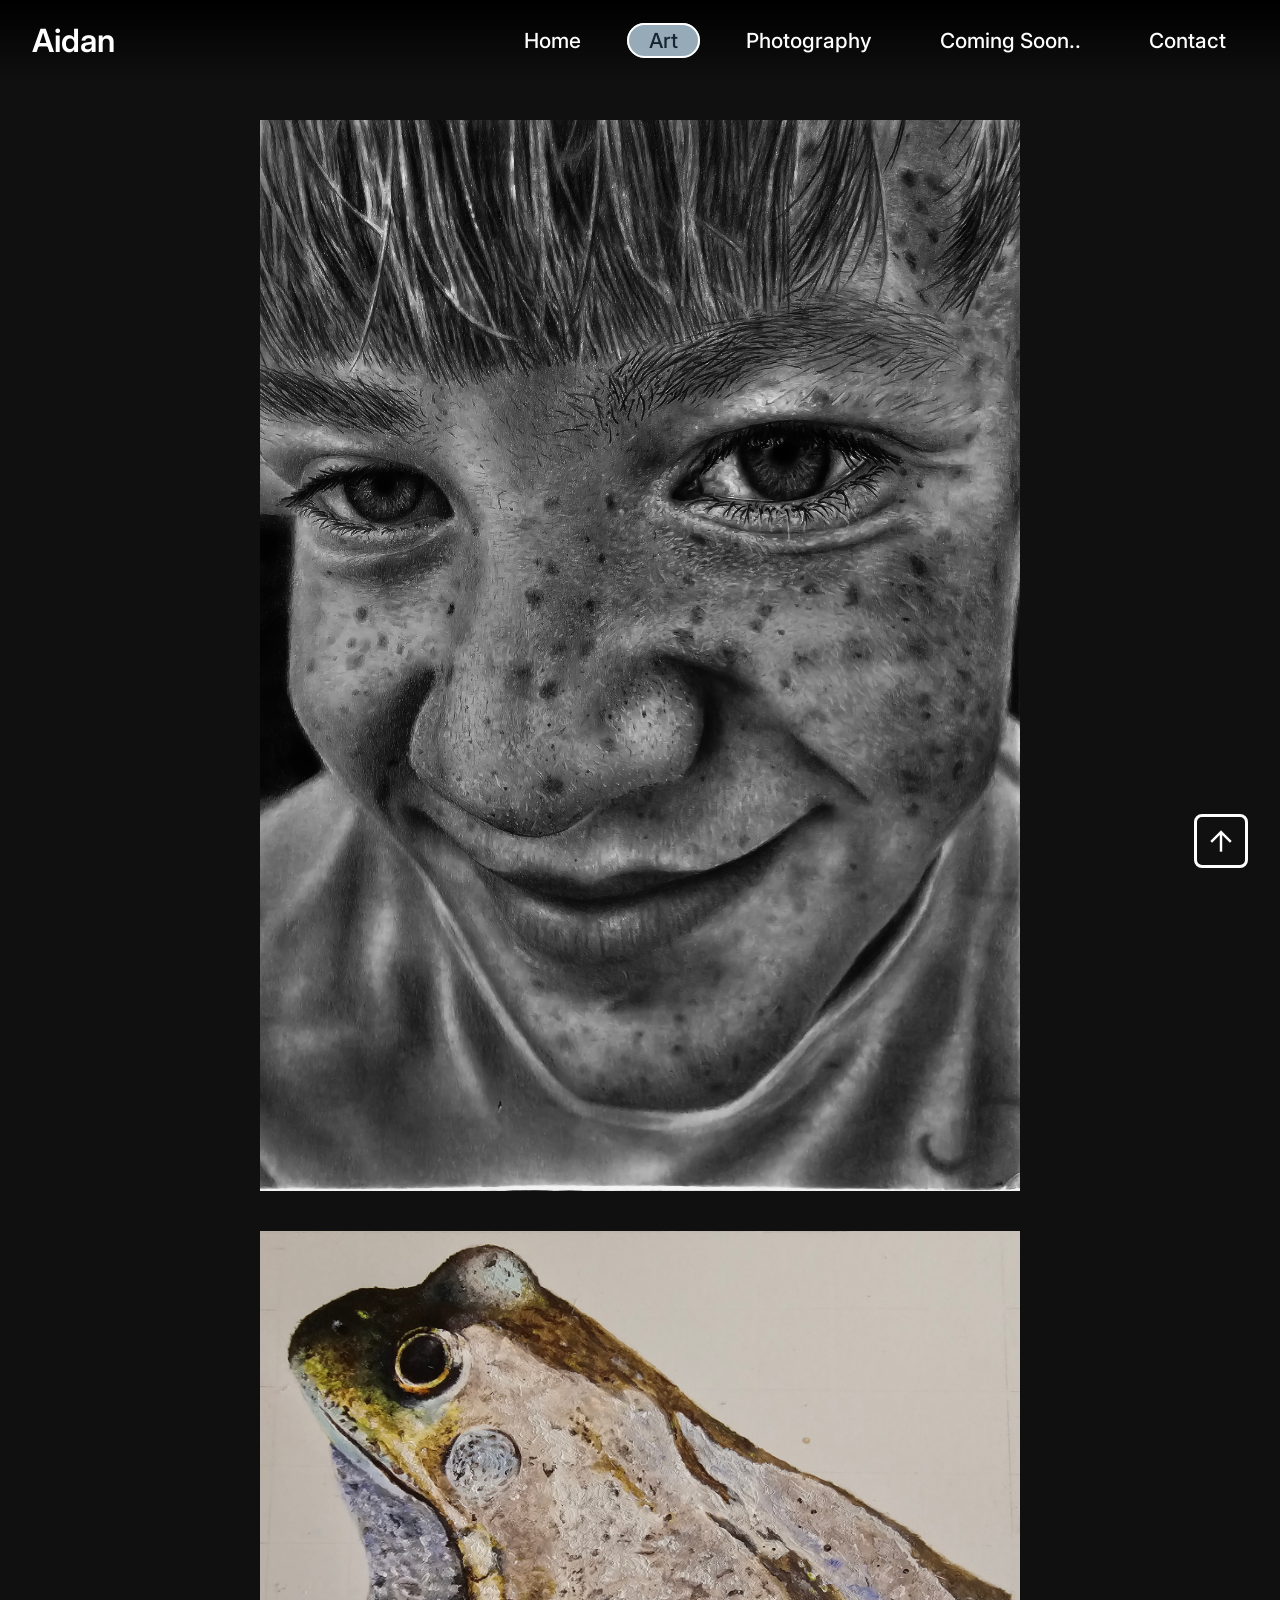
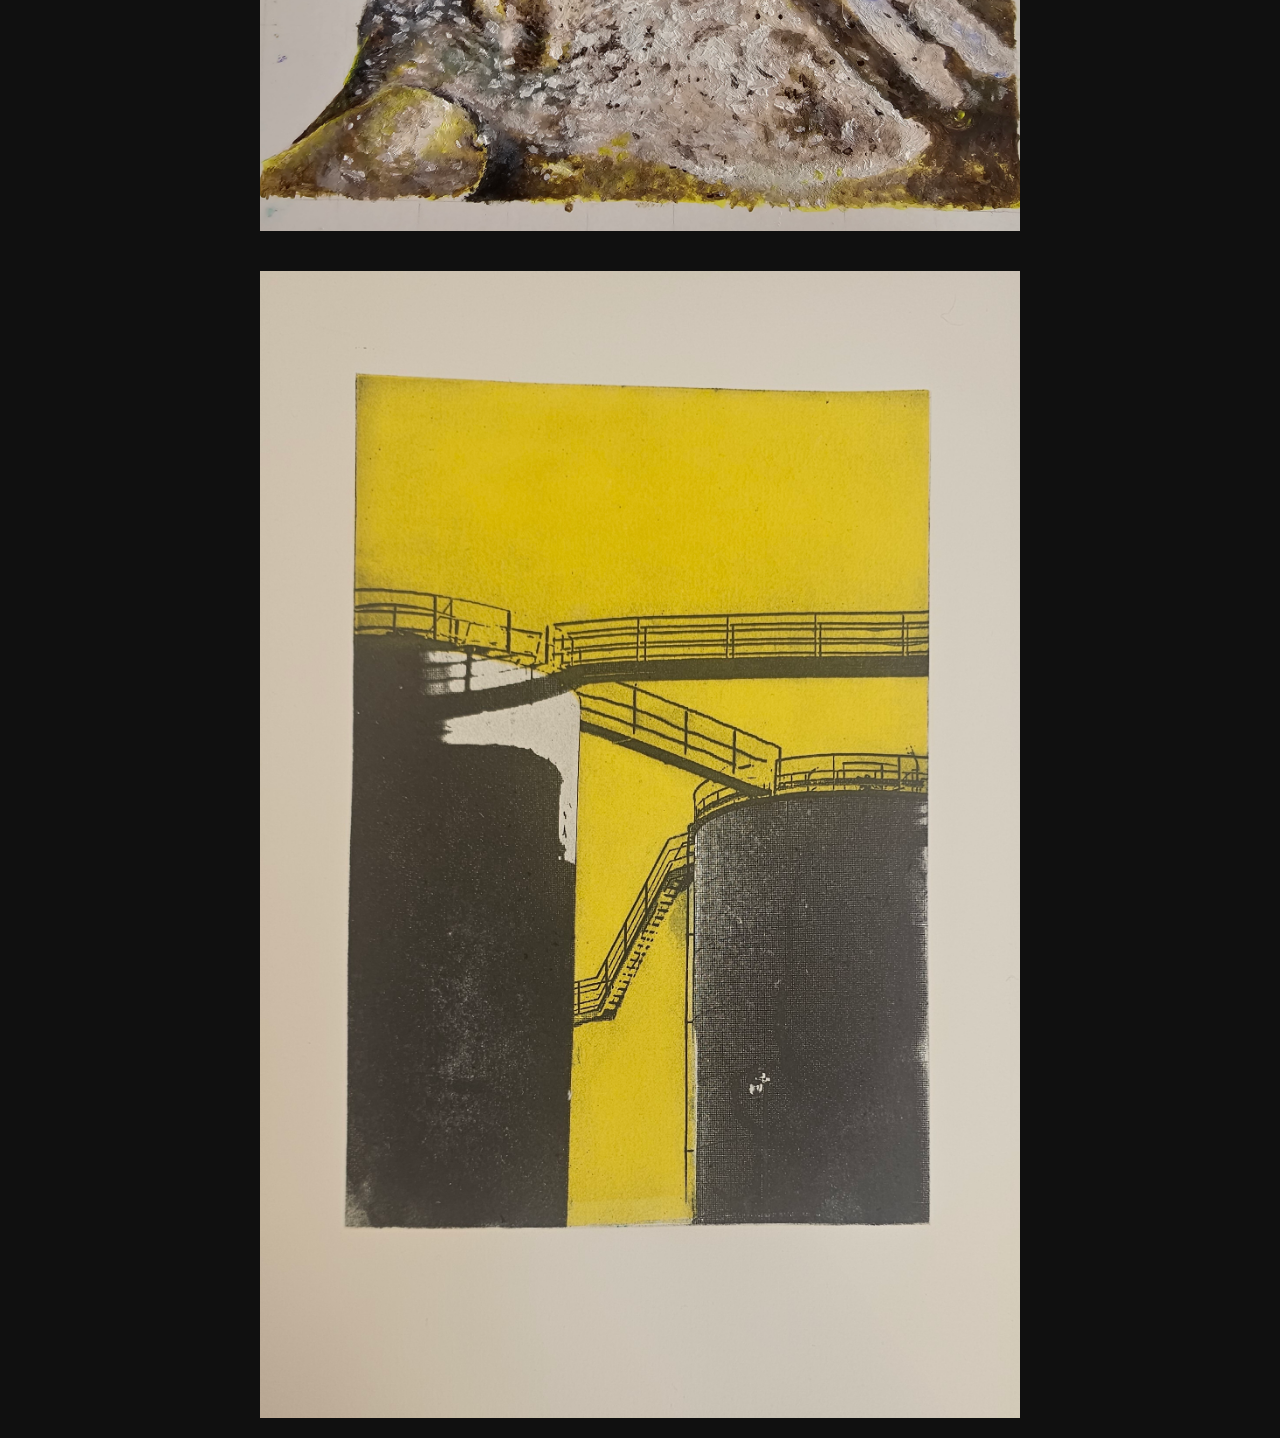
<file: art.html>
<!DOCTYPE html>
<html lang="en">

<head>
    <meta charset="UTF-8">
    <meta name="viewport" content="width=device-width, initial-scale=1.0">
    <title>testweb</title>

    <link rel="preconnect" href="https://fonts.googleapis.com">
    <link rel="preconnect" href="https://fonts.gstatic.com" crossorigin>
    <link href="https://fonts.googleapis.com/css2?family=Baskervville:ital@0;1&family=DM+Sans:ital,opsz,wght@0,9..40,100..1000;1,9..40,100..1000&family=Inter:ital,opsz,wght@0,14..32,100..900;1,14..32,100..900&family=Poppins:ital,wght@0,100;0,200;0,300;0,400;0,500;0,600;0,700;0,800;0,900;1,100;1,200;1,300;1,400;1,500;1,600;1,700;1,800;1,900&display=swap" rel="stylesheet">
    <link href="https://fonts.googleapis.com/css2?family=Material+Symbols+Outlined" rel="stylesheet" />

    <link rel="stylesheet" href="style.css">
</head>

<body>
    <nav class="navbar">
        <div class="navbar-container">
            <a href="index.html" class="navbar-logo">Aidan</a>
            <button class="navbar-toggle">
                <span class="bar"></span>
                <span class="bar"></span>
                <span class="bar"></span>
            </button>
            <ul class="navbar-menu">
                <li><a href="index.html">Home</a></li>
                <li><a href="art.html" class="active">Art</a></li>
                <li><a href="photography.html">Photography</a></li>
                <li><a href="comingsoon.html">Coming Soon..</a></li>
                <li><a href="comingsoon.html">Contact</a></li>
            </ul>
        </div>
    </nav>
    
     <img class="liam" src="liam.jpg">
     <img class="frog" src="frog.jpg">
     <img class="printtower" src="printtower.jpg">




     <a href="#" class="back-to-top">
<span class= "material-symbols-outlined" >arrow_upward</span>
</a>
</body>

<script src="script.js"></script>

</html>
</file>
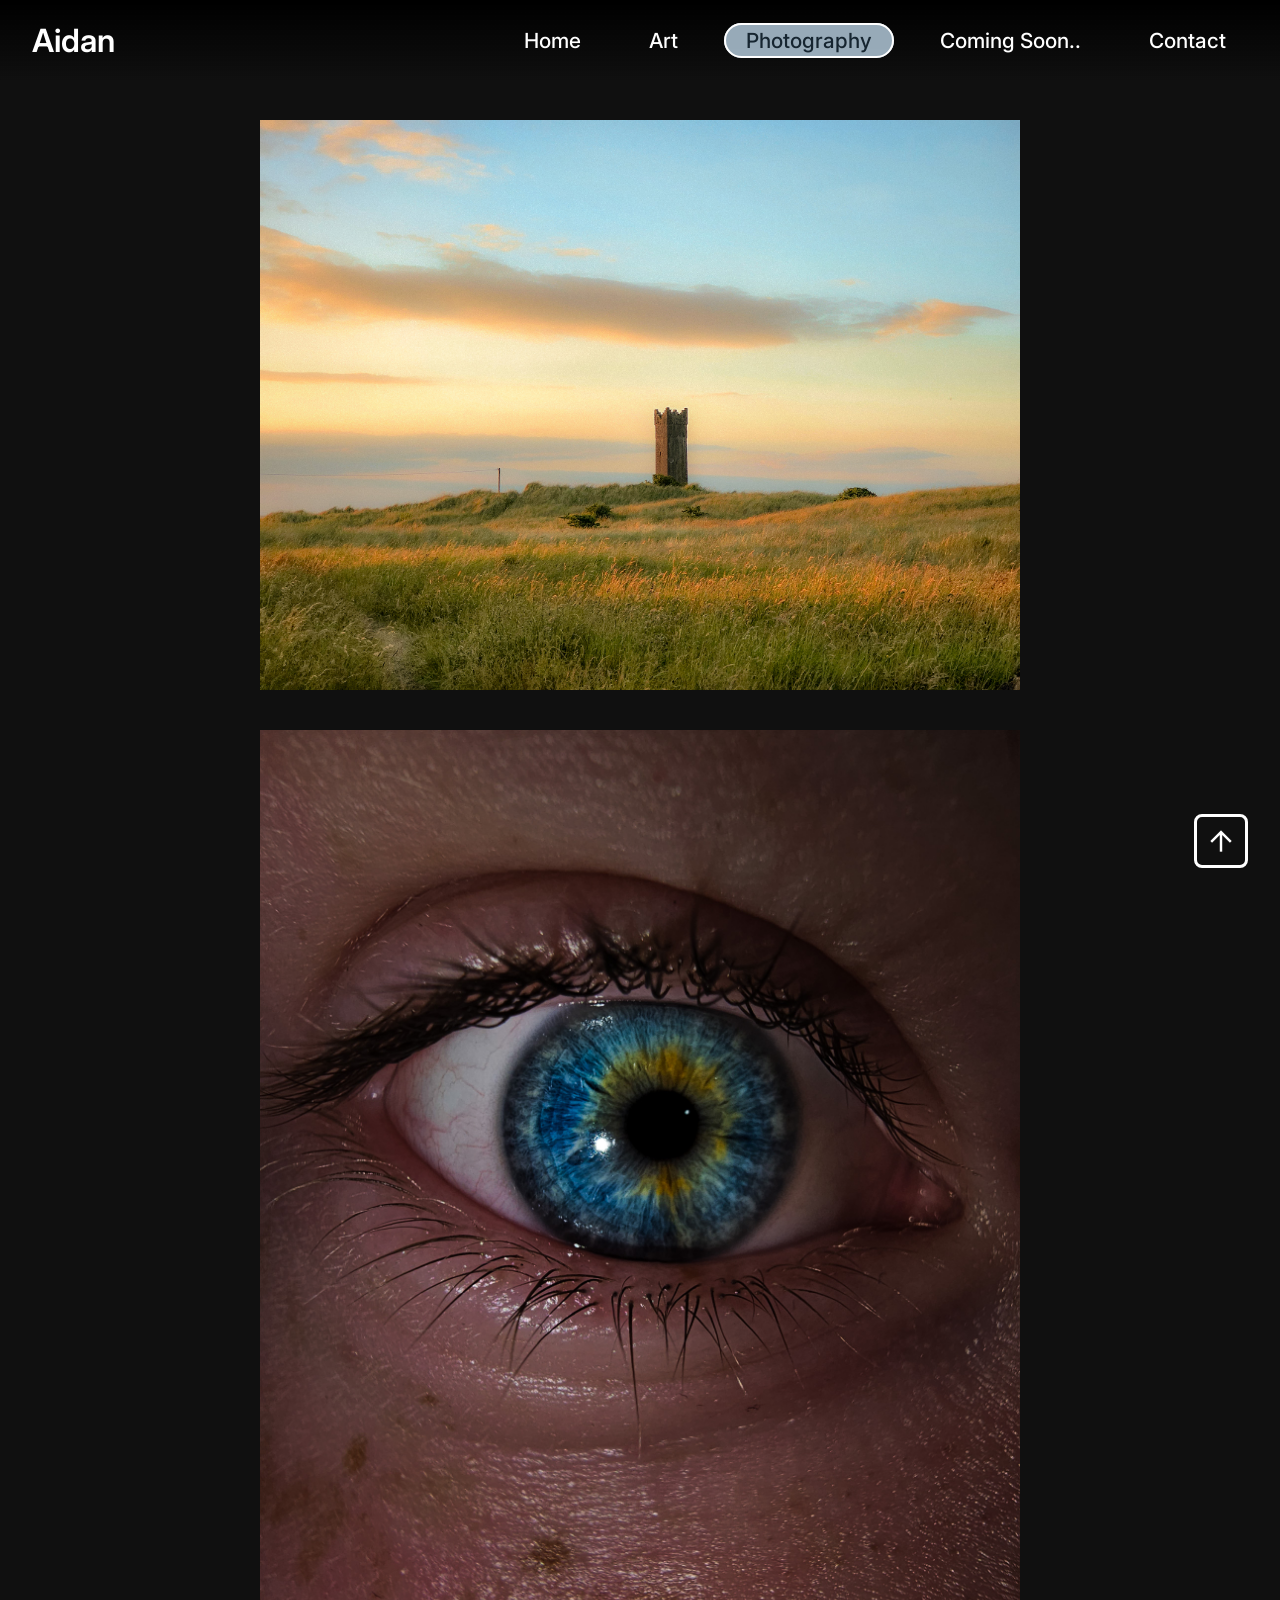
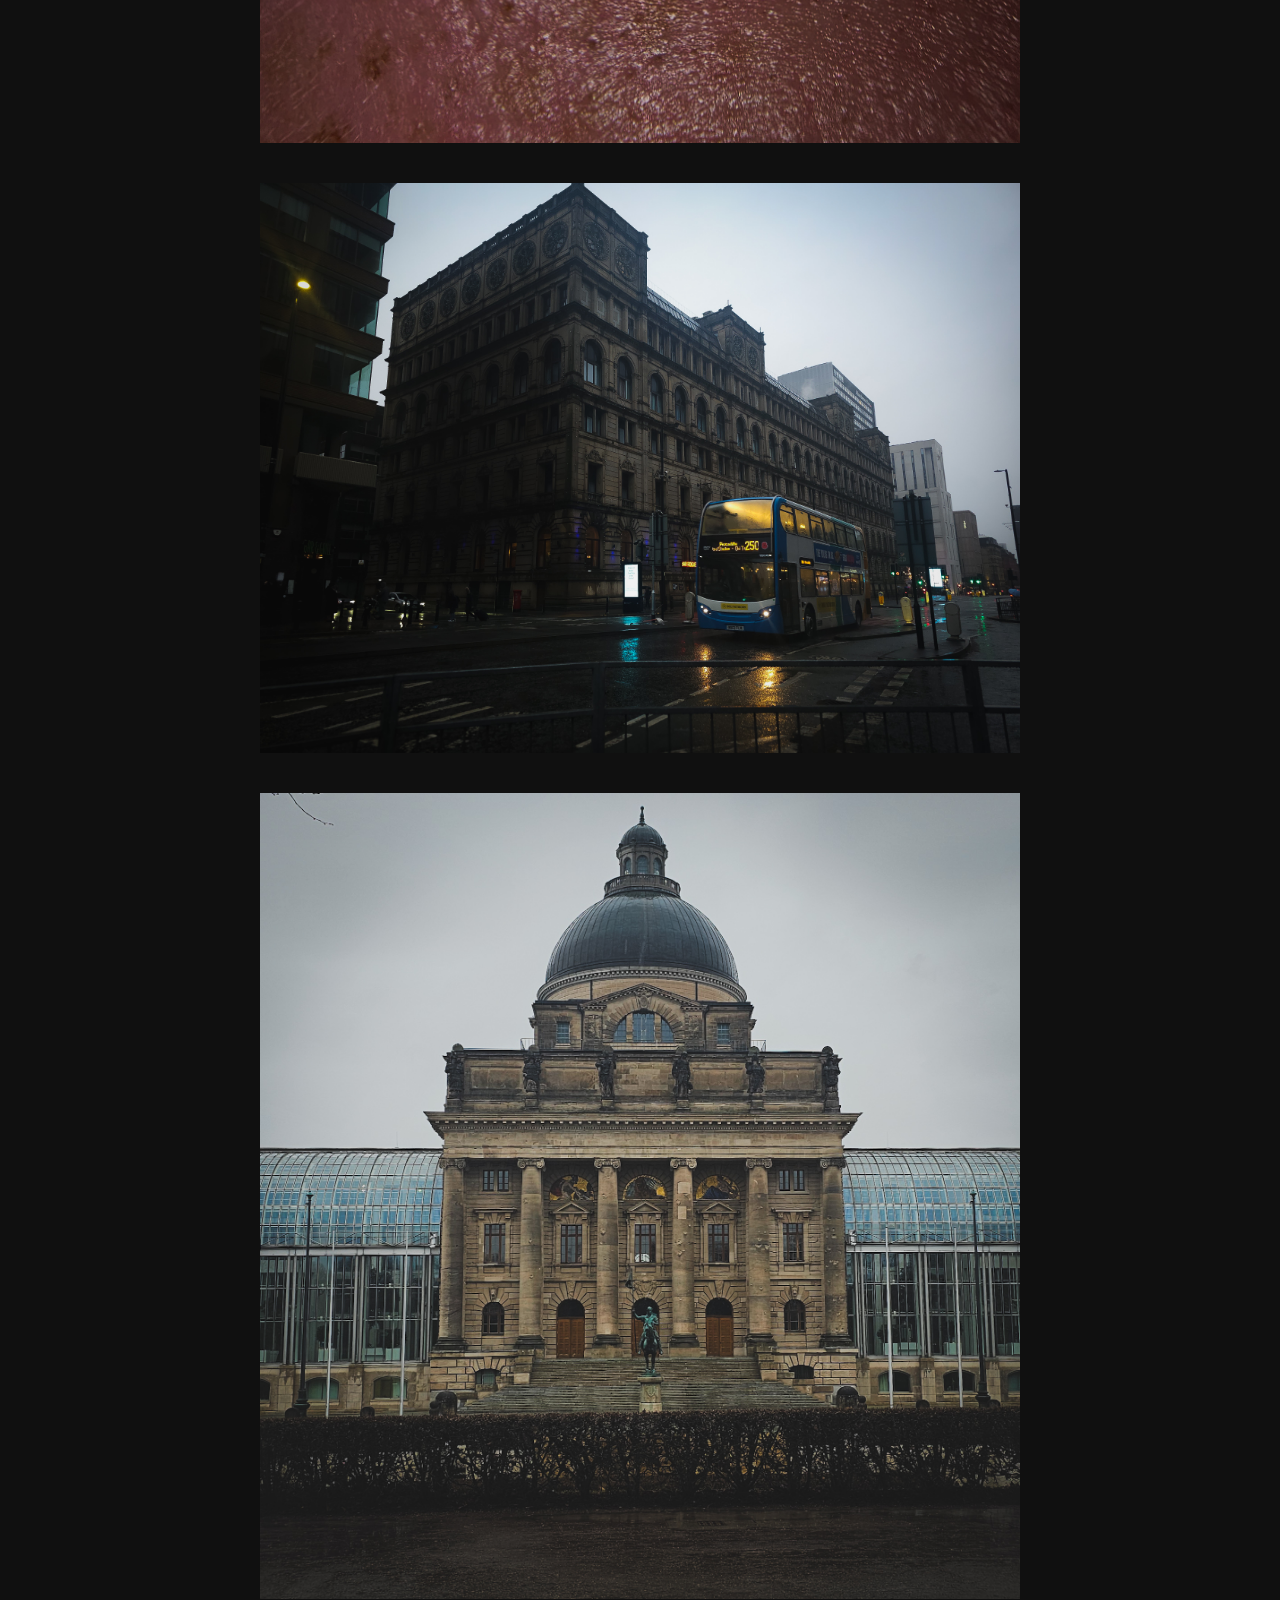
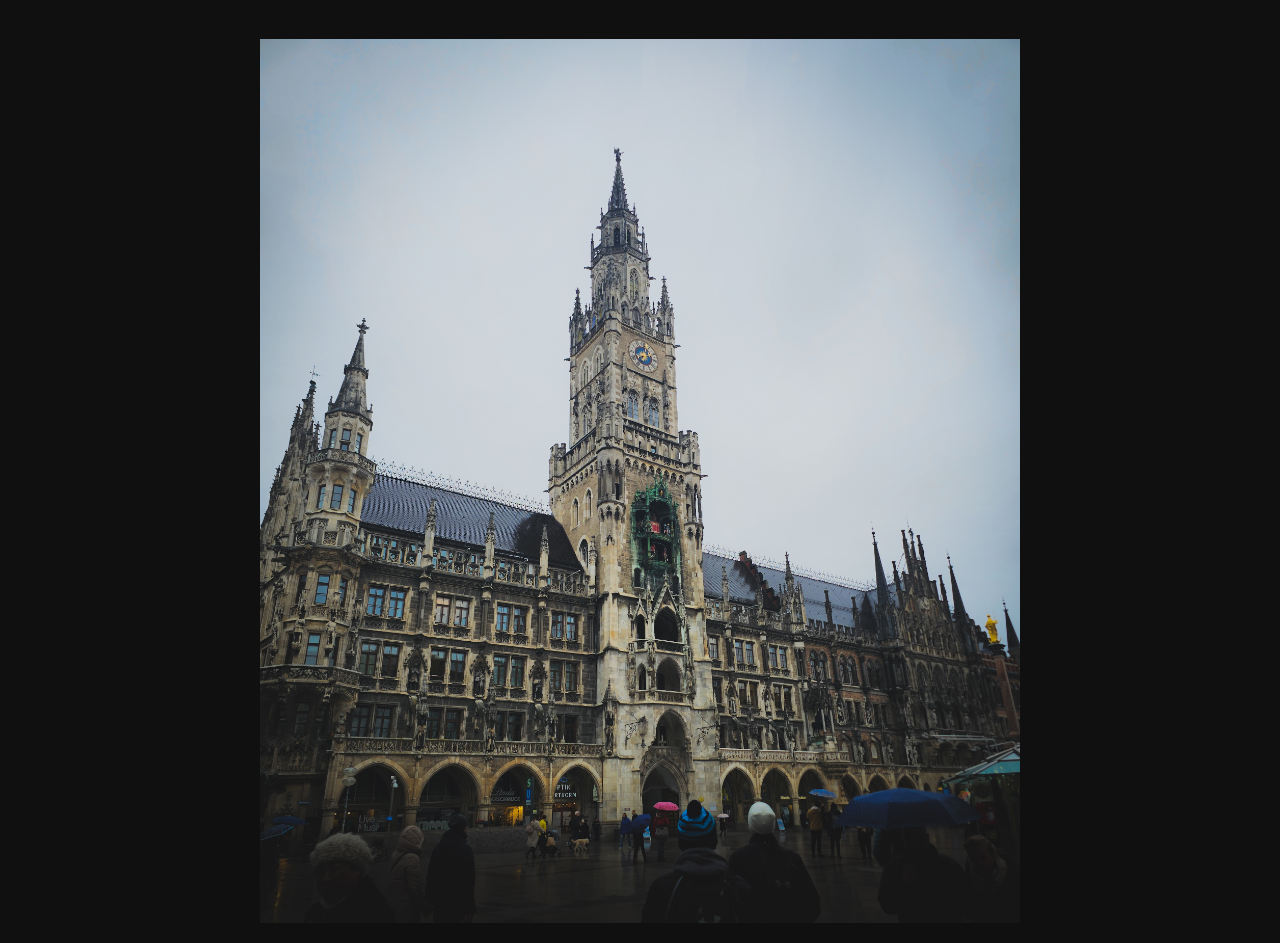
<file: photography.html>
<!DOCTYPE html>
<html lang="en">

<head>
    <meta charset="UTF-8">
    <meta name="viewport" content="width=device-width, initial-scale=1.0">
    <title>testweb</title>

    <link rel="preconnect" href="https://fonts.googleapis.com">
    <link rel="preconnect" href="https://fonts.gstatic.com" crossorigin>
    <link href="https://fonts.googleapis.com/css2?family=Baskervville:ital@0;1&family=DM+Sans:ital,opsz,wght@0,9..40,100..1000;1,9..40,100..1000&family=Inter:ital,opsz,wght@0,14..32,100..900;1,14..32,100..900&family=Poppins:ital,wght@0,100;0,200;0,300;0,400;0,500;0,600;0,700;0,800;0,900;1,100;1,200;1,300;1,400;1,500;1,600;1,700;1,800;1,900&display=swap" rel="stylesheet">
    <link href="https://fonts.googleapis.com/css2?family=Material+Symbols+Outlined" rel="stylesheet" />

    <link rel="stylesheet" href="style.css">
</head>

<body>
    <nav class="navbar">
        <div class="navbar-container">
            <a href="index.html" class="navbar-logo">Aidan</a>
            <button class="navbar-toggle">
                <span class="bar"></span>
                <span class="bar"></span>
                <span class="bar"></span>
            </button>
            <ul class="navbar-menu">
                <li><a href="index.html">Home</a></li>
                <li><a href="art.html">Art</a></li>
                <li><a href="photography.html" class="active">Photography</a></li>
                <li><a href="comingsoon.html">Coming Soon..</a></li>
                <li><a href="comingsoon.html">Contact</a></li>
            </ul>
        </div>
    </nav>

    <img class="bettytown" src="warm.jpg">
    <img class="eye" src="eye.jpg">
    <img class="bus" src="bus.jpg">
    <img class="munchen" src="munchen.jpg">
    <img class="marienplatz" src="marienplatz.jpg">


    <a href="#" class="back-to-top">
        <span class= "material-symbols-outlined" >arrow_upward</span>
        </a>
</body>

<script src="script.js"></script>

</html>
</file>
<file: style.css>
* {
    margin: 0;
    padding: 0;
    box-sizing: border-box;
}

body {
    font-family: "inter", sans-serif;
   height: 300vh;
    background-color: #101010;
    max-width: 100%;
    overflow-x: hidden;

}



.hero{
    
    position: absolute;
    top: 0;
    margin-top: 0;
    width: 100%;
    height: 1080px;
    background-image: url(topographic-04.jpg);
    background-size: cover;
    
}

.hero h1{
    font-size: 12rem;
    color: #fff;
    text-align:start;
    justify-content: center;
    align-items: center;
    margin-top: 250px;
}

.hero h2{
    font-size: 12rem;
    color: #fff;
    text-align:start;
    justify-content: center;
    align-items: center;
    
}

html{
    scroll-behavior: smooth;
}

.cat {
    display: block;
    margin-left: auto;
    margin-right: auto;
}



.comingsoonhead {
    font-size: 3rem;
    align-items: center;
    margin-top: 20px;
    color: #fff;
    justify-content: center;
    text-align: center;
}

.liam {
    padding: 20px;
    display: block;
    margin-top: 20px;
    margin-left: auto;
    margin-right: auto ;
    width: 800px;
    height: auto;
}

.frog {
    padding: 20px;
    display: block;
    margin-left:auto ;
    margin-right: auto;
    height: auto;
    width: 800px;
}

.printtower{
    padding: 20px;
    display: block;
    margin-left: auto;
    margin-right: auto;
    width: 800px;
    height: auto;
}

.bettytown{
    padding: 20px;
    display: block;
    margin-top: 20px;
    margin-left: auto;
    margin-right: auto;
    width: 800px;
    height: auto;
}

.eye {
    display: block;
    margin-left: auto;
    margin-right: auto;
    width: 800px;
    height: auto;
    padding: 20px;
}

.bus{
    display: block;
    margin-left: auto;
    margin-right: auto;
    width: 800px;
    height: auto;
    padding: 20px; 
}

.munchen{
    display: block;
    margin-left: auto;
    margin-right: auto;
    width: 800px;
    height: auto;
    padding: 20px; 
}

.marienplatz{
    display: block;
    margin-left: auto;
    margin-right: auto;
    width: 800px;
    height: auto;
    padding: 20px; 
}

.navbar {
    display: flex;
    align-items: center;
    justify-content: center;
    height: 80px;
    width: 100%;
    position: sticky;
    top: 0;
    background: linear-gradient(#000000, #10101004 );
    
    backdrop-filter:  blur(1px);
    z-index: 999;
}

.navbar-container {
    display: flex;
    align-items: center;
    justify-content: space-between;
    width: 100%;
    padding: 0 2rem;
    max-width: 3000px;
}

.navbar-logo {
    font-size: 2rem;
    font-weight: 600;
    color: #fff;
    text-decoration: none;
    cursor: pointer;
}

.navbar-container .navbar-menu {
    display: flex;
    text-align: center;
    gap: 1.5rem;
    list-style: none;
}

.navbar-container .navbar-menu li a {
    text-decoration: none;
    color: #fff;
    font-size: 1.3rem;
    font-weight: 500;
    padding: 3px 20px;
    border-radius: 20px;
    border: 2px solid transparent;
    transition: all 0.7s ease;
    white-space: nowrap;
}

.navbar-container .navbar-menu li a:hover,
.navbar-container .navbar-menu li a.active {
    color: #162530;
    background: rgba(188, 212, 229, 0.8);
    border: 2px solid #fff;
}



.navbar-toggle {
    display: none;
    background: transparent;
    padding: 10px;
    border: none;
    cursor: pointer;
}

.bar {
    display: block;
    width: 25px;
    height: 3px;
    margin: 5px auto;
    background-color: #fff;
    transition: all 0.3s ease-in-out;
}


@media (max-width: 880px) {
    .navbar {
        backdrop-filter: none;
    }

    .navbar-container .navbar-menu {
        flex-direction: column;
        align-items: flex-start;
        gap: 1.7rem !important;
        position: fixed;
        height: 100vh;
        width: 250px  ;
        top: 0;
        right: -100%;
        padding: 5rem 1.5rem;
        box-shadow: 0 10px 10px rgba(0, 0, 0, 0.25);
        backdrop-filter: blur(10px);
        transition: 1s ease-in-out;
        opacity: 0%;
    }

    .navbar-container .navbar-menu.active {
        right: 0;
        opacity: 100%;
    }

    .navbar-toggle {
        display: block;
        z-index: 999;
    }

    .navbar-toggle.active .bar:nth-child(2) {
        opacity: 0;
    }

    .navbar-toggle.active .bar:nth-child(1) {
        transform: translateY(8px) rotate(45deg);
    }

    .navbar-toggle.active .bar:nth-child(3) {
        transform: translateY(-8px) rotate(-45deg);
    }
}

.back-to-top{
    position: fixed;
    bottom: 2rem;
    right: 2rem;
    display: inline-flex;
    align-items: center;
    justify-content: center;
    background-color:  #101010 ;
    border-radius: 0.5rem;
    border-color: #fff;
    border-style: solid;
    border-width: 3px;
    padding: 0.5rem;
    text-decoration: none;
    transition: 0.2s ease-in-out;
}

.back-to-top span{
    color: #ffffff;
    font-size: 2rem;
    transition: 0.2s ease-in-out;
    
}

.back-to-top:hover{
    background-color: rgba(188, 212, 229, 0.8) ;
    color: #162530;
}

.back-to-top:hover span{
    transform: translateY(-4px);
    color: #162530;
}

@media (max-width: 480px) {
    .navbar-container {
        padding: 0 1rem;
    }

    .navbar-logo {
        font-size: 1.7rem;
    }

    .cat {
        height: 325px;
        width: 325px;
    }

    .comingsoonhead {
        font-size: 1.5rem;
    }

    .navbar-container .navbar-menu li a {
        font-size: 1.2rem;
        padding: 3px 15px;
    }

    .back-to-top:hover{
        background-color: #101010;
        

    }

    .back-to-top:hover span{
        transform: translateY(0px);
        color: #fff;
    }
    
    .liam{
        width: 350px;
        height: auto;
    }
  
    .frog {
        height: auto;
        width: 350px;
    }

    .printtower {
        width: 350px;
        height: auto;
    }

    .bettytown {
        width: 350px;
        height: auto;
    }

    .eye {
        width: 350px;
        height: auto;
    }

    .bus{
        width: 350px;
        height: auto;
    }

    .munchen{
        width: 350px;
        height: auto;
    }

    .marienplatz{
        width: 350px;
        height: auto;
    }

    .hero{
     height: 750px;
    }

    .hero h1{
        font-size: 5rem;
    }

    .hero h2{
        font-size: 5rem;
    }
}
</file>
